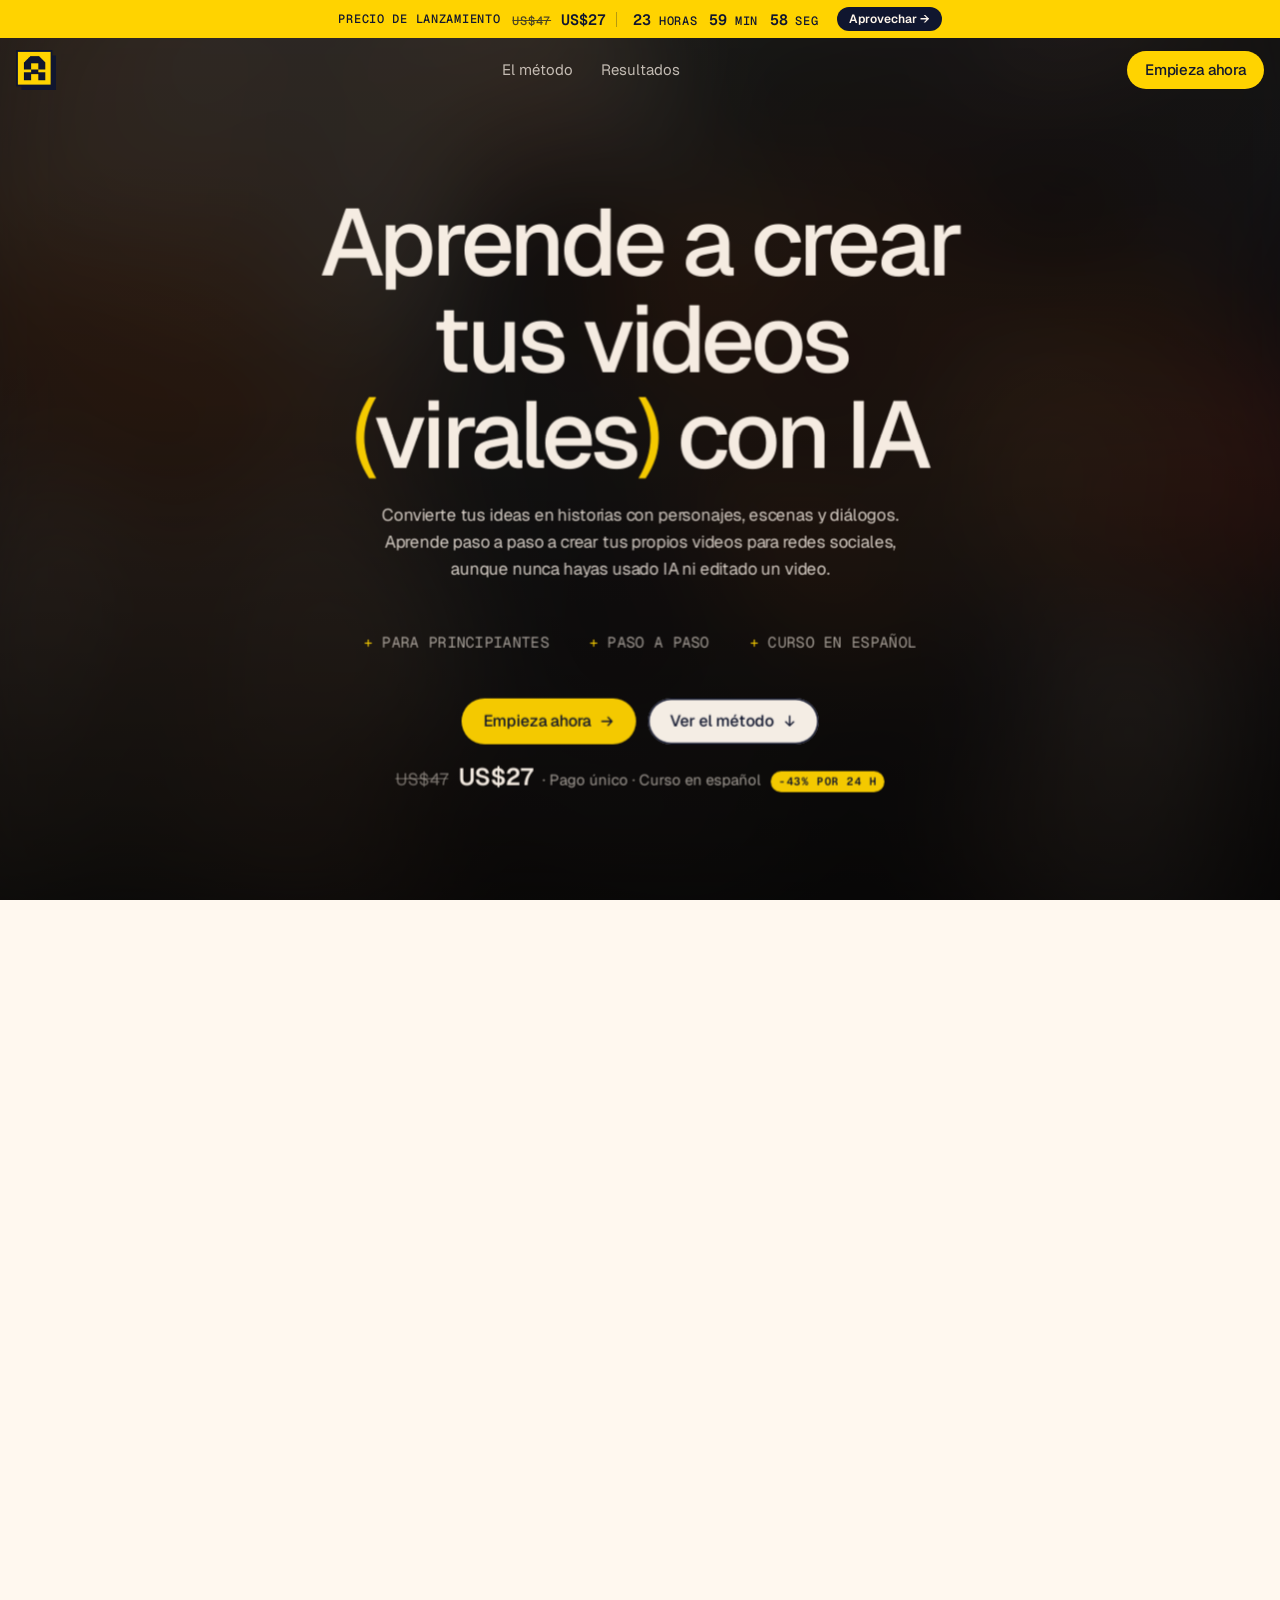
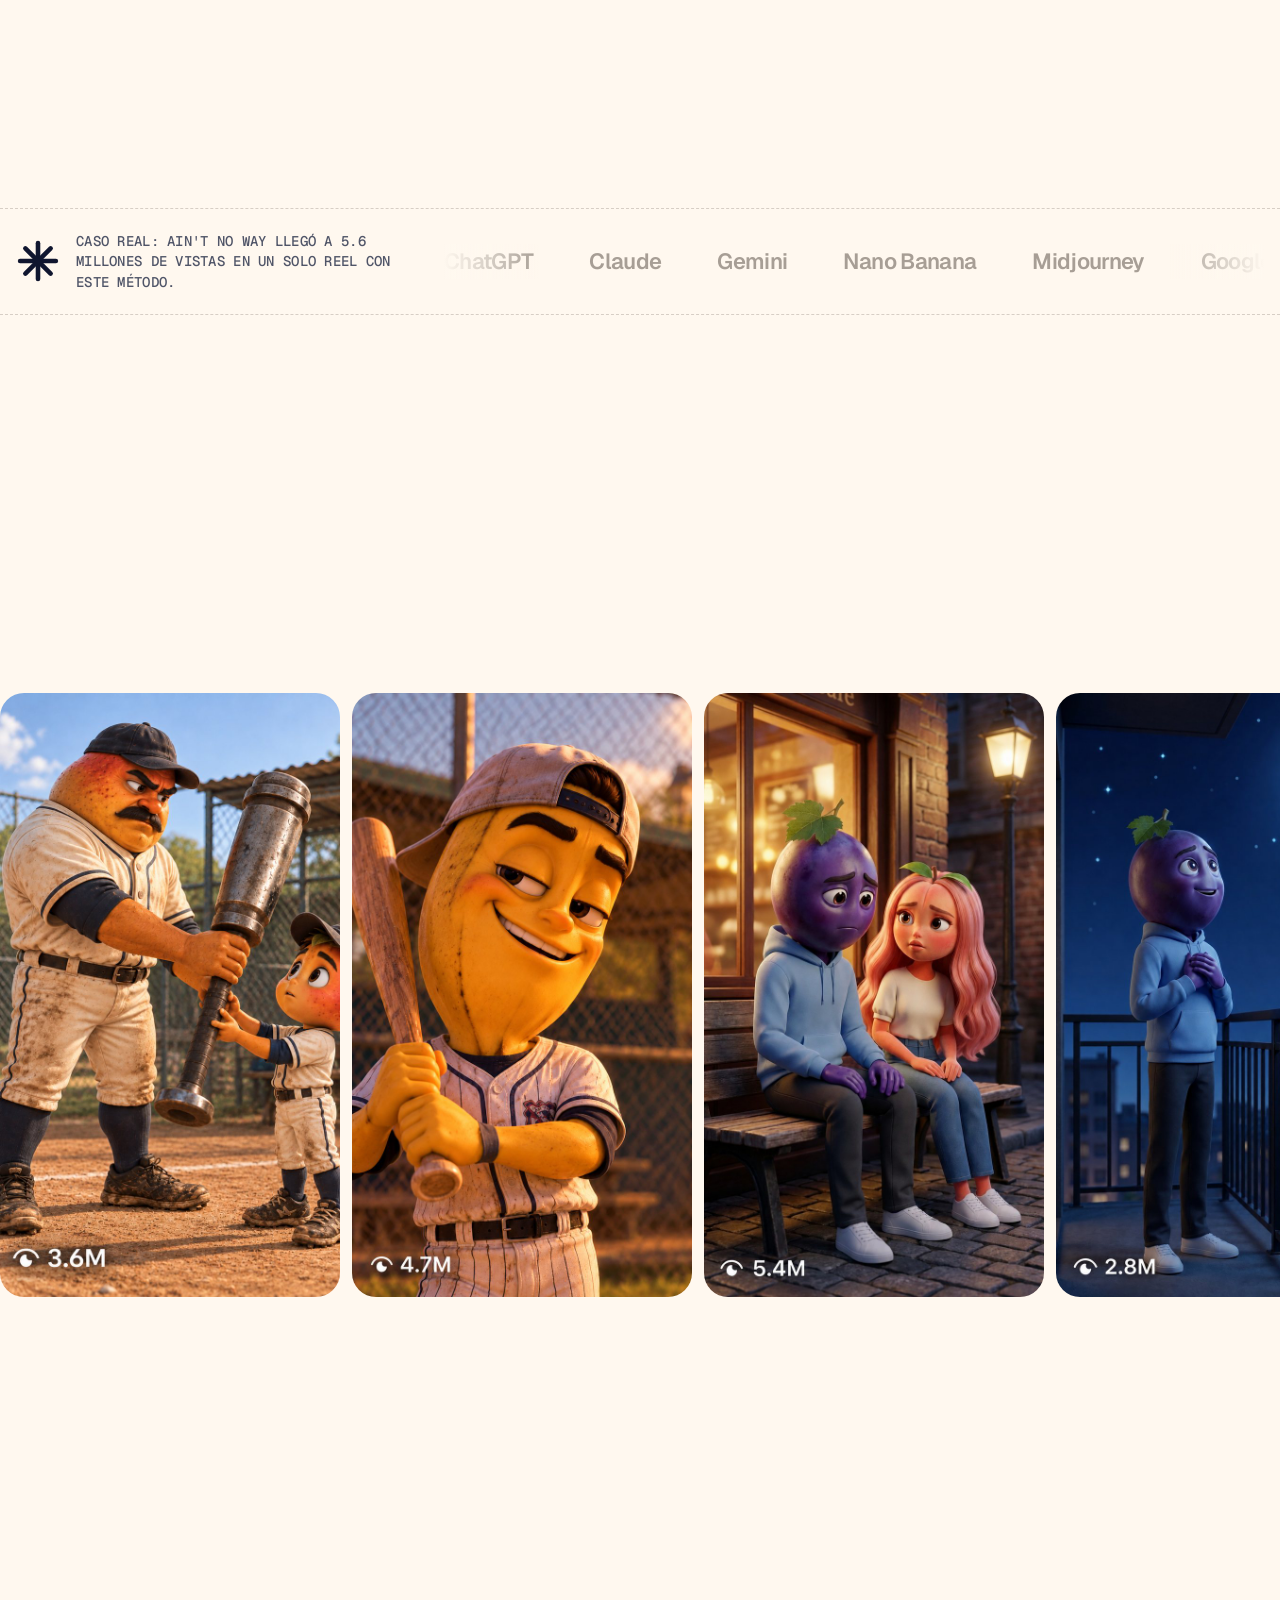
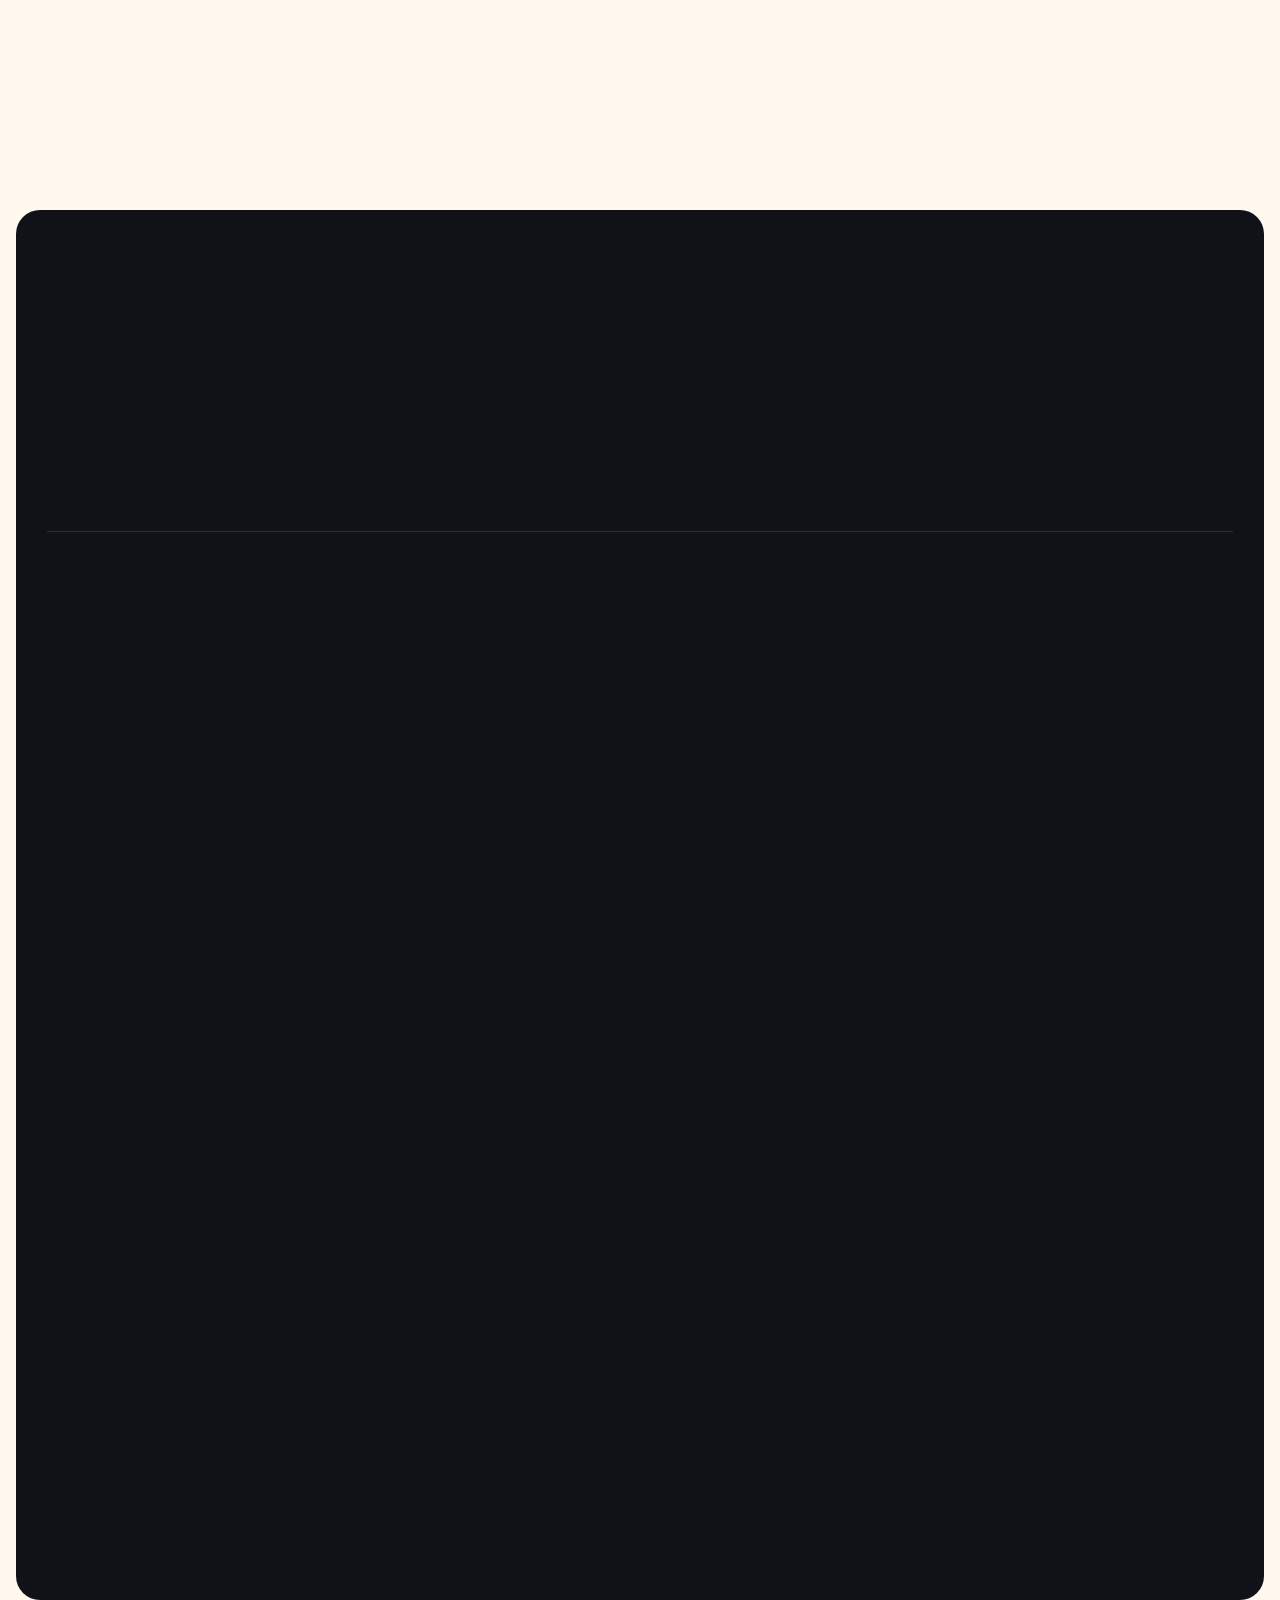
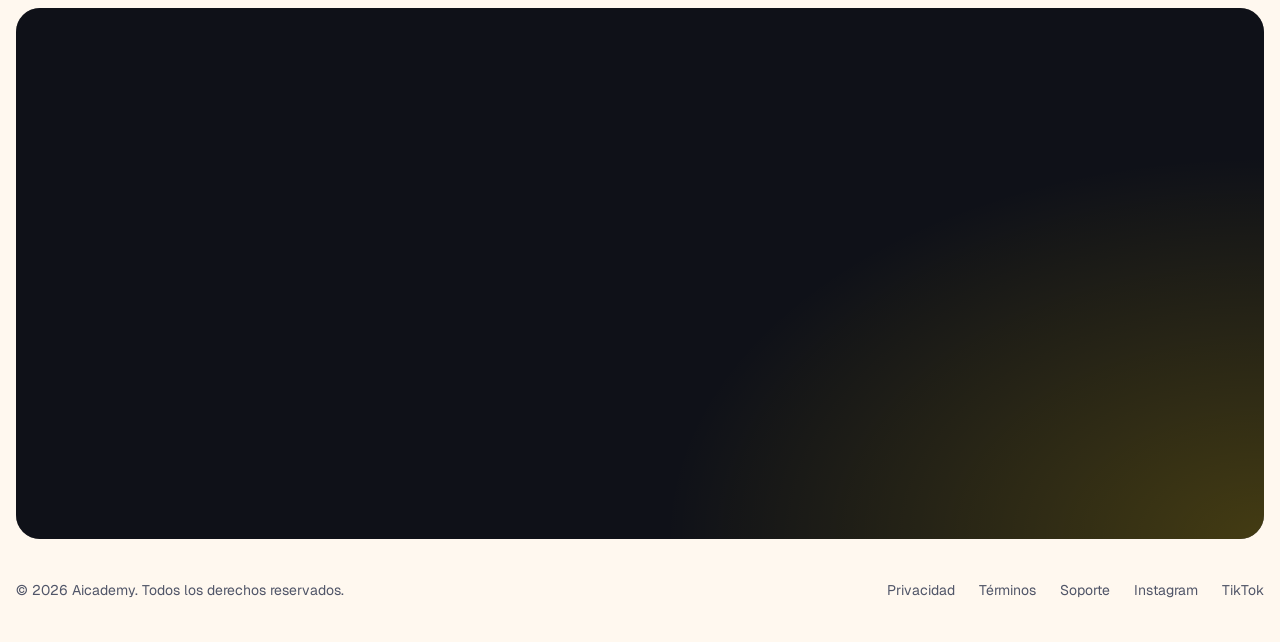
<file: index.html>
<!DOCTYPE html>
<html lang="es">
<head>
<meta charset="UTF-8" />
<meta name="viewport" content="width=device-width, initial-scale=1, viewport-fit=cover" />
<title>Aicademy</title>
<meta name="description" content="Aprende a crear videos virales con IA: historia, personajes, escenas, movimiento y edición, paso a paso y en español. US$27, pago único." />
<meta property="og:type" content="website" />
<meta property="og:site_name" content="Aicademy" />
<meta property="og:locale" content="es_LA" />
<meta property="og:url" content="https://aicademy.lat/" />
<meta property="og:title" content="Aprende a crear tus videos virales con IA · Aicademy" />
<meta property="og:description" content="Historia, personajes, escenas, movimiento y edición: aprende a crear videos con IA paso a paso y en español." />
<meta property="og:image" content="https://aicademy.lat/assets/og-image.jpg" />
<meta property="og:image:width" content="1200" />
<meta property="og:image:height" content="630" />
<meta name="twitter:card" content="summary_large_image" />
<link rel="icon" href="assets/favicon.png" type="image/png" />
<link rel="apple-touch-icon" href="assets/apple-touch-icon.png" />
<link rel="preconnect" href="https://fonts.googleapis.com" />
<link rel="preconnect" href="https://fonts.gstatic.com" crossorigin />
<link rel="stylesheet" href="https://fonts.googleapis.com/css2?family=Geist:wght@400;500;600&family=Geist+Mono:wght@500&display=swap" />
<script>
  /* ============ AJUSTES ============ */
  window.ANW = {
    // Checkout de Whop. false = "Empieza ahora" lleva a whop.com/checkout/<plan>.
    // true = el pago se abre en una ventana dentro de la página (checkout integrado de Whop).
    checkoutEmbed: false,
    // Plan de Whop que cobran todos los botones (US$27).
    whopPlanOferta: "plan_IjlD4sFk3o0Gs",
    // Respaldo: solo se usa si whopPlanOferta está vacío.
    whopPlanRegular: "",
    // Contador de la barra de oferta: horas por visitante desde su primera visita (no se reinicia al recargar).
    // Al llegar a cero solo se oculta el contador; el precio sigue igual. 0 = sin contador.
    offerHours: 24,
    // Precios que se muestran (USD): priceRegular aparece tachado junto a priceOffer.
    priceRegular: 47,
    priceOffer: 27,
    // Opcional: fecha fija de cierre para todos, ej. "2026-11-15T23:59:00-04:00". Si se llena, reemplaza offerHours.
    offerEnd: "",
  };
  if (typeof window.LEADS_API_BASE === "undefined") window.LEADS_API_BASE = "";
</script>
<link rel="stylesheet" href="styles.css" />
</head>
<body>
<script>document.documentElement.classList.add("js");</script>

<!-- ===== Top bar ===== -->
<div class="offer-bar" id="offer-bar" hidden>
  <span class="offer-long">Precio de lanzamiento</span><span class="offer-short">Lanzamiento</span>
  <span class="offer-price" data-price="compact"></span>
  <span class="offer-time" aria-live="off"><span class="offer-days"><b data-u="d">00</b> Días </span><b data-u="h">00</b> Horas <b data-u="m">00</b> Min <b data-u="s">00</b> Seg</span>
  <button class="offer-cta" type="button" data-acceso>Aprovechar <span aria-hidden="true">→</span></button>
</div>
<header class="topbar wrap" id="topbar">
  <div class="container topbar-inner">
    <a class="brand" href="#inicio" aria-label="Aicademy, inicio"><img src="assets/aicademy-logo.png" alt="" /></a>
    <nav class="nav" aria-label="Secciones">
      <a href="#metodo">El método</a>
      <a href="#numeros">Resultados</a>
    </nav>
    <div class="topbar-cta">
      <button class="btn btn-ember" type="button" data-acceso>Empieza ahora</button>
    </div>
  </div>
</header>

<main>
  <!-- ===== Hero ===== -->
  <div class="hero-shell" id="inicio">
    <section class="hero container" aria-labelledby="hero-title">
      <div class="hero-bg" id="hero-bg" aria-hidden="true"></div>
      <div class="hero-copy">
      <div class="hero-top">
        <h1 id="hero-title" class="reveal">Aprende a crear tus videos <span class="paren">(</span>virales<span class="paren">)</span> con IA</h1>
        <p class="hero-sub reveal">Convierte tus ideas en historias con personajes, escenas y diálogos. Aprende paso a paso a crear tus propios videos para redes sociales, aunque nunca hayas usado IA ni editado un video.</p>
      </div>
      <div class="hero-bottom">
        <div class="hero-meta reveal">
          <span>Para principiantes</span>
          <span>Paso a paso</span>
          <span>Curso en español</span>
        </div>
        <div class="hero-pitch reveal">
          <div class="hero-actions">
            <button class="btn btn-ember" type="button" data-acceso>Empieza ahora
              <svg viewBox="0 0 14 16" aria-hidden="true"><path d="M1 8h11M8 3.5 12.5 8 8 12.5" fill="none" stroke="currentColor" stroke-width="1.6" stroke-linecap="round" stroke-linejoin="round"/></svg>
            </button>
            <a class="btn btn-light" href="#metodo">Ver el método
              <svg viewBox="0 0 14 16" aria-hidden="true"><path d="M7 2v11M2.5 8.5 7 13l4.5-4.5" fill="none" stroke="currentColor" stroke-width="1.6" stroke-linecap="round" stroke-linejoin="round"/></svg>
            </a>
          </div>
          <p class="price-line" data-price="full"></p>
        </div>
      </div>
      </div>

      <div class="hero-reels">
      <!-- Video del hero. Para sumar más: copia el .reel-card con su video y poster; con 2 o más vuelve el carrusel. -->
      <div class="reels reveal" id="reels" tabindex="0" role="region" aria-label="Video creado con este método">
        <div class="reel-card" data-poster="assets/reel-bate.jpg" aria-label="Bate de 100 kg">
          <video src="assets/reel-bate.mp4" poster="assets/reel-bate.jpg" muted loop playsinline preload="auto"></video>
        </div>
        <div class="reels-ui">
          <span class="reel-hint">Toca o desliza</span>
          <button class="reel-sound" type="button" id="reel-sound" aria-label="Activar sonido" aria-pressed="false">
            <svg viewBox="0 0 24 24" aria-hidden="true"><path d="M4 9v6h4l5 4V5L8 9H4z" fill="currentColor"/><path class="snd-off" d="M16 9l5 6M21 9l-5 6" fill="none" stroke="currentColor" stroke-width="2" stroke-linecap="round"/><path class="snd-on" d="M16 8.5a5 5 0 0 1 0 7M18.5 6a8.5 8.5 0 0 1 0 12" fill="none" stroke="currentColor" stroke-width="2" stroke-linecap="round" style="display:none"/></svg>
          </button>
          <div class="reel-dots" id="reel-dots"></div>
        </div>
      </div>
      </div>
    </section>
  </div>

  <!-- ===== Tool strip ===== -->
  <div class="strip wrap" aria-label="Herramientas del curso">
    <div class="strip-claim">
      <svg viewBox="0 0 48 48" aria-hidden="true"><g fill="currentColor"><rect x="21.5" y="2" width="5" height="44" rx="2.5"/><rect x="21.5" y="2" width="5" height="44" rx="2.5" transform="rotate(45 24 24)"/><rect x="21.5" y="2" width="5" height="44" rx="2.5" transform="rotate(90 24 24)"/><rect x="21.5" y="2" width="5" height="44" rx="2.5" transform="rotate(135 24 24)"/></g></svg>
      <p>Caso real: Ain't No Way llegó a 5.6 millones de vistas en un solo reel con este método.</p>
    </div>
    <div class="marquee" aria-hidden="true" title="Herramientas que usarás">
      <div class="marquee-track">
        <span>ChatGPT</span><span>Claude</span><span>Gemini</span><span>Nano Banana</span><span>Midjourney</span><span>Google Flow</span><span>Higgsfield</span><span>Veo</span><span>Kling</span><span>Seedance</span><span>CapCut</span><span>ElevenLabs</span><span>Canva</span><span>TikTok</span><span>Instagram</span><span>Facebook</span>
        <span>ChatGPT</span><span>Claude</span><span>Gemini</span><span>Nano Banana</span><span>Midjourney</span><span>Google Flow</span><span>Higgsfield</span><span>Veo</span><span>Kling</span><span>Seedance</span><span>CapCut</span><span>ElevenLabs</span><span>Canva</span><span>TikTok</span><span>Instagram</span><span>Facebook</span>
      </div>
    </div>
  </div>

  <!-- ===== Who we are + gallery ===== -->
  <section class="section" id="personajes" aria-labelledby="who-title">
    <div class="wrap">
      <div class="container section-head">
        <div class="lead reveal">
          <span class="chip"><svg viewBox="0 0 20 20" aria-hidden="true"><rect x="2.5" y="2.5" width="15" height="15" rx="1.5" fill="#ffd300" stroke="#10162f" stroke-width="1.4"/><path d="M10 6.5v7M6.5 10h7" stroke="#10162f" stroke-width="1.5" stroke-linecap="round"/></svg>Resultados</span>
          <h2 id="who-title">Personajes creados con IA que ya suman millones de <em>vistas</em>.</h2>
        </div>
      </div>
    </div>
    <div class="gallery">
      <div class="gallery-track" id="gallery-track">
        <figure class="card" data-img="assets/personaje-1.jpg" role="img" aria-label="Personaje 1"></figure>
        <figure class="card" data-img="assets/personaje-2.jpg" role="img" aria-label="Personaje 2"></figure>
        <figure class="card" data-img="assets/personaje-3.jpg" role="img" aria-label="Personaje 3"></figure>
        <figure class="card" data-img="assets/personaje-4.jpg" role="img" aria-label="Personaje 4"></figure>
        <figure class="card" data-img="assets/personaje-5.jpg" role="img" aria-label="Personaje 5"></figure>
      </div>
    </div>
  </section>

  <!-- ===== Numbers ===== -->
  <section class="section wrap" id="numeros" aria-labelledby="num-title">
    <div class="container">
      <span class="chip reveal" id="num-title"><svg viewBox="0 0 20 20" aria-hidden="true"><rect x="2.5" y="2.5" width="15" height="15" rx="1.5" fill="#ffd300" stroke="#10162f" stroke-width="1.4"/><path d="M10 6.5v7M6.5 10h7" stroke="#10162f" stroke-width="1.5" stroke-linecap="round"/></svg>Caso de estudio · Ain't No Way</span>
      <div class="case-intro reveal">
        <p>Una cuenta de personajes creada con este método.</p>
        <a href="https://www.instagram.com/aint_no_way_23/" target="_blank" rel="noopener">Ver Ain't No Way en Instagram <span aria-hidden="true">→</span></a>
      </div>
      <div class="numbers-grid">
        <div class="stat reveal">
          <div class="stat-value"><span data-count="5.6" data-decimals="1">5.6</span><span class="unit">M</span></div>
          <hr class="stat-rule" />
          <h3>Vistas en un solo reel</h3>
        </div>
        <div class="stat reveal">
          <div class="stat-value"><span data-count="51.3" data-decimals="1">51.3</span><span class="unit">K</span></div>
          <hr class="stat-rule" />
          <h3>Seguidores en Instagram</h3>
        </div>
        <div class="stat reveal">
          <div class="stat-value"><span data-count="50" data-decimals="0">50</span><span class="unit">+</span></div>
          <hr class="stat-rule" />
          <h3>Reels con más de 100 mil vistas</h3>
        </div>
        <div class="stat reveal">
          <div class="stat-value"><span data-count="20" data-decimals="0">20</span><span class="unit">+</span></div>
          <hr class="stat-rule" />
          <h3>Personajes creados</h3>
        </div>
      </div>
    </div>
  </section>

  <!-- ===== Method ===== -->
  <div class="method-shell wrap" id="metodo">
    <section class="method container" aria-labelledby="method-title">
      <div class="method-head">
        <div class="reveal">
          <span class="chip"><svg viewBox="0 0 20 20" aria-hidden="true"><rect x="2.5" y="2.5" width="15" height="15" rx="1.5" fill="#ffd300" stroke="#10162f" stroke-width="1.4"/><path d="M10 6.5v7M6.5 10h7" stroke="#10162f" stroke-width="1.5" stroke-linecap="round"/></svg>El método</span>
          <h2 class="method-title" id="method-title">
            <span class="line">De una idea a tu</span>
            <span class="line">primera novela con IA</span>
          </h2>
        </div>
        <p class="method-intro reveal">Seis etapas, en orden. Al terminar tendrás un video completo, listo para publicar.</p>
      </div>

      <!-- Pon la imagen de cada etapa en data-img (600 × 480), ej. data-img="assets/paso-escenas.jpg" -->
      <div class="method-list">
        <div class="m-row reveal" tabindex="0">
          <div class="m-name">
            <span class="m-icon" aria-hidden="true"><svg viewBox="0 0 24 24"><path d="M12 3v18M3 12h18" fill="none" stroke="currentColor" stroke-width="2.4" stroke-linecap="square"/></svg></span>
            <h3>Historia</h3><span class="m-index">[01]</span>
          </div>
          <div class="m-card">
            <div class="m-img" data-img="assets/paso-historia.jpg"></div>
            <div class="m-label"><svg viewBox="0 0 20 20" aria-hidden="true"><path d="M10 4.2v11.6M4.2 10h11.6" fill="none" stroke="currentColor" stroke-width="1.4" stroke-linecap="square"/></svg>Escribe tu historia</div>
            <p>Define la idea, el conflicto y el desenlace, y desarrolla tus escenas.</p>
            <div class="m-tools"><span>ChatGPT</span><span>Claude</span><span>Gemini</span></div>
          </div>
        </div>
        <div class="m-row reveal" tabindex="0">
          <div class="m-name">
            <span class="m-icon" aria-hidden="true"><svg viewBox="0 0 24 24"><path d="M12 3v18M3 12h18" fill="none" stroke="currentColor" stroke-width="2.4" stroke-linecap="square"/></svg></span>
            <h3>Personajes</h3><span class="m-index">[02]</span>
          </div>
          <div class="m-card">
            <div class="m-img" data-img="assets/paso-diseno.jpg"></div>
            <div class="m-label"><svg viewBox="0 0 20 20" aria-hidden="true"><path d="M10 4.2v11.6M4.2 10h11.6" fill="none" stroke="currentColor" stroke-width="1.4" stroke-linecap="square"/></svg>Crea tus personajes</div>
            <p>Diseña tus personajes y prepara imágenes de referencia para que mantengan su apariencia en cada escena.</p>
            <div class="m-tools"><span>Nano Banana</span><span>Midjourney</span></div>
          </div>
        </div>
        <div class="m-row reveal" tabindex="0">
          <div class="m-name">
            <span class="m-icon" aria-hidden="true"><svg viewBox="0 0 24 24"><path d="M12 3v18M3 12h18" fill="none" stroke="currentColor" stroke-width="2.4" stroke-linecap="square"/></svg></span>
            <h3>Escenas</h3><span class="m-index">[03]</span>
          </div>
          <div class="m-card">
            <div class="m-img" data-img="assets/paso-escenas.jpg"></div>
            <div class="m-label"><svg viewBox="0 0 20 20" aria-hidden="true"><path d="M10 4.2v11.6M4.2 10h11.6" fill="none" stroke="currentColor" stroke-width="1.4" stroke-linecap="square"/></svg>Construye las escenas</div>
            <p>Transforma el guion en un storyboard, escena por escena.</p>
            <div class="m-tools"><span>Google Flow</span><span>Higgsfield</span></div>
          </div>
        </div>
        <div class="m-row reveal" tabindex="0">
          <div class="m-name">
            <span class="m-icon" aria-hidden="true"><svg viewBox="0 0 24 24"><path d="M12 3v18M3 12h18" fill="none" stroke="currentColor" stroke-width="2.4" stroke-linecap="square"/></svg></span>
            <h3>Movimiento</h3><span class="m-index">[04]</span>
          </div>
          <div class="m-card">
            <div class="m-img" data-img="assets/paso-movimiento.jpg"></div>
            <div class="m-label"><svg viewBox="0 0 20 20" aria-hidden="true"><path d="M10 4.2v11.6M4.2 10h11.6" fill="none" stroke="currentColor" stroke-width="1.4" stroke-linecap="square"/></svg>Dales movimiento</div>
            <p>Genera clips con acciones, diálogos y emociones.</p>
            <div class="m-tools"><span>Veo</span><span>Kling</span><span>Seedance</span></div>
          </div>
        </div>
        <div class="m-row reveal" tabindex="0">
          <div class="m-name">
            <span class="m-icon" aria-hidden="true"><svg viewBox="0 0 24 24"><path d="M12 3v18M3 12h18" fill="none" stroke="currentColor" stroke-width="2.4" stroke-linecap="square"/></svg></span>
            <h3>Edición</h3><span class="m-index">[05]</span>
          </div>
          <div class="m-card">
            <div class="m-img" data-img="assets/paso-edicion.jpg"></div>
            <div class="m-label"><svg viewBox="0 0 20 20" aria-hidden="true"><path d="M10 4.2v11.6M4.2 10h11.6" fill="none" stroke="currentColor" stroke-width="1.4" stroke-linecap="square"/></svg>Arma tu video</div>
            <p>Une las escenas, ajusta el ritmo, el sonido y los subtítulos.</p>
            <div class="m-tools"><span>CapCut</span><span>ElevenLabs</span></div>
          </div>
        </div>
        <div class="m-row reveal" tabindex="0">
          <div class="m-name">
            <span class="m-icon" aria-hidden="true"><svg viewBox="0 0 24 24"><path d="M12 3v18M3 12h18" fill="none" stroke="currentColor" stroke-width="2.4" stroke-linecap="square"/></svg></span>
            <h3>Publicación</h3><span class="m-index">[06]</span>
          </div>
          <div class="m-card">
            <div class="m-img" data-img="assets/paso-publicacion.jpg"></div>
            <div class="m-label"><svg viewBox="0 0 20 20" aria-hidden="true"><path d="M10 4.2v11.6M4.2 10h11.6" fill="none" stroke="currentColor" stroke-width="1.4" stroke-linecap="square"/></svg>Prepáralo para publicar</div>
            <p>Crea la portada y deja el video listo para TikTok, Instagram y Facebook.</p>
            <div class="m-tools"><span>Canva</span><span>TikTok</span><span>Instagram</span><span>Facebook</span></div>
          </div>
        </div>
      </div>
    </section>
  </div>

  <!-- ===== Final CTA ===== -->
  <div class="cta-shell wrap" id="contacto">
    <section class="cta container" aria-labelledby="cta-title">
      <div class="cta-media" data-img="" aria-hidden="true"></div>
      <div class="reveal">
        <img class="cta-lockup" src="assets/aicademy-lockup-light.png" width="792" height="160" alt="Aicademy" />
        <h2 id="cta-title">Tu primer video viral empieza aquí.</h2>
      </div>
      <div class="reveal">
        <p>No necesitas experiencia. Solo el proceso correcto, paso a paso y en español.</p>
        <div class="hero-actions">
          <button class="btn btn-ember" type="button" data-acceso>Empieza ahora
            <svg viewBox="0 0 14 16" aria-hidden="true"><path d="M1 8h11M8 3.5 12.5 8 8 12.5" fill="none" stroke="currentColor" stroke-width="1.6" stroke-linecap="round" stroke-linejoin="round"/></svg>
          </button>
          <a class="btn btn-light" href="https://www.instagram.com/aint_no_way_23/" target="_blank" rel="noopener">Síguenos en Instagram</a>
        </div>
        <p class="price-line" data-price="full"></p>
      </div>
    </section>
  </div>
</main>

<footer class="footer wrap">
  <span>© 2026 Aicademy. Todos los derechos reservados.</span>
  <nav aria-label="Información legal y redes">
    <a href="privacidad.html">Privacidad</a>
    <a href="terminos.html">Términos</a>
    <a href="https://ig.me/m/aint_no_way_23" target="_blank" rel="noopener">Soporte</a>
    <a href="https://www.instagram.com/aint_no_way_23/" target="_blank" rel="noopener">Instagram</a>
    <a href="https://www.tiktok.com/@aintnoway_23_" target="_blank" rel="noopener">TikTok</a>
  </nav>
</footer>

<!-- ===== Waitlist modal (used while whopUrl is empty) ===== -->
<div class="modal" id="modal" hidden role="presentation">
  <div class="modal-card" role="dialog" aria-modal="true" aria-labelledby="modal-title">
    <button class="modal-close" type="button" aria-label="Cerrar" data-close>×</button>
    <h3 id="modal-title">Acceso</h3>
    <p>Déjanos tus datos y te avisamos por correo en cuanto abra el curso.</p>
    <form id="lead-form" novalidate>
      <p class="form-error" id="form-error" role="alert" hidden></p>
      <div class="field"><label for="lead-nombre">Nombre</label><input id="lead-nombre" name="nombre" autocomplete="name" required /></div>
      <div class="field"><label for="lead-email">Correo electrónico</label><input id="lead-email" name="email" type="email" autocomplete="email" required /></div>
      <button class="btn btn-ember" type="submit" id="lead-submit">Avisarme</button>
    </form>
  </div>
</div>
<!-- ===== Whop checkout ===== -->
<div class="modal" id="checkout" hidden role="presentation">
  <div class="modal-card checkout-card" role="dialog" aria-modal="true" aria-label="Pago del curso">
    <button class="modal-close" type="button" aria-label="Cerrar" data-close>×</button>
    <div class="whop-mount" id="whop-mount"><p class="checkout-loading">Cargando el pago seguro…</p></div>
  </div>
</div>
<div class="toast" id="toast" hidden role="status"><span id="toast-text"></span><button type="button" aria-label="Cerrar aviso" data-toast-close>×</button></div>

<script src="main.js"></script>
</body>
</html>
</file>
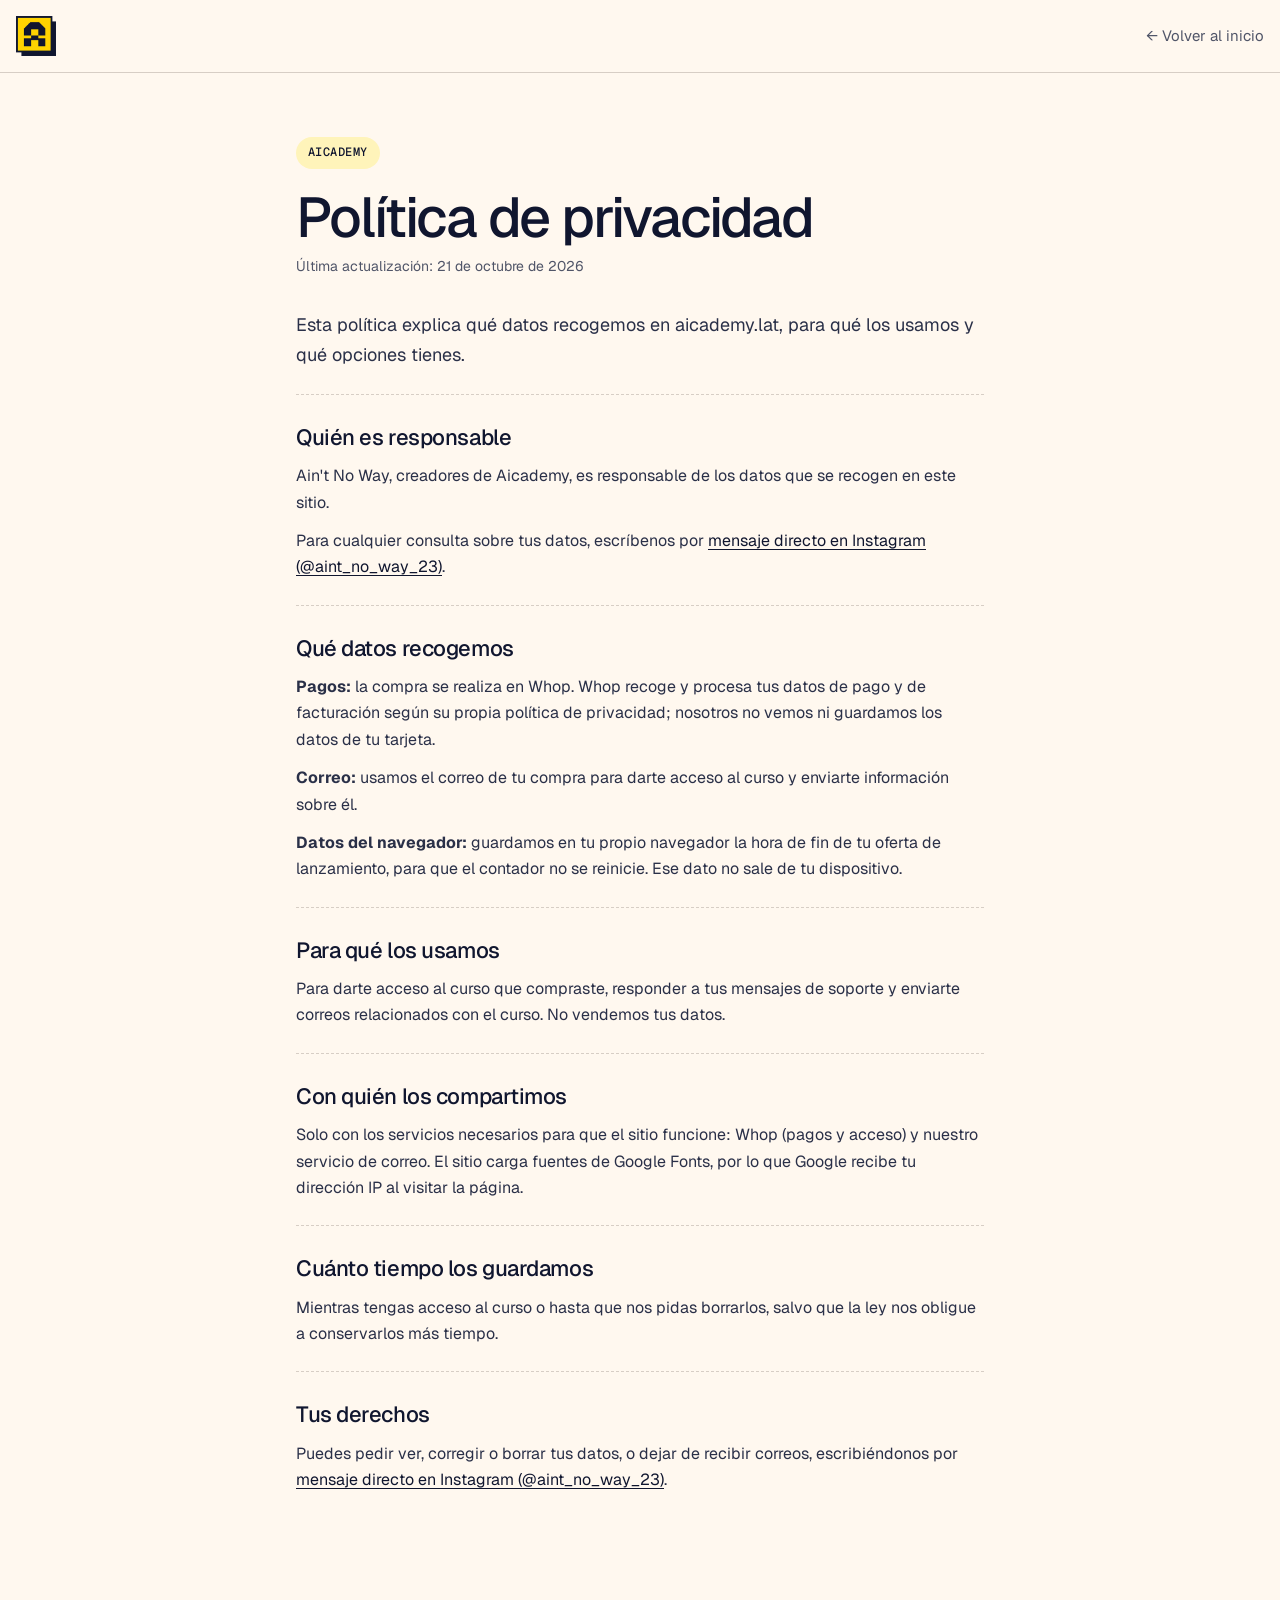
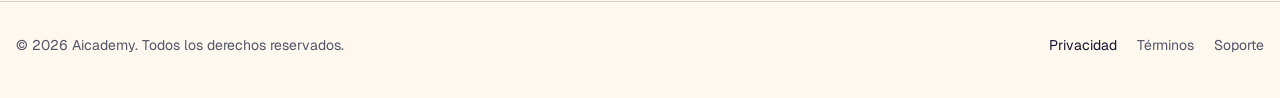
<file: privacidad.html>
<!DOCTYPE html>
<html lang="es">
<head>
<meta charset="UTF-8" />
<meta name="viewport" content="width=device-width, initial-scale=1, viewport-fit=cover" />
<title>Política de privacidad · Aicademy</title>
<link rel="icon" href="assets/favicon.png" type="image/png" />
<link rel="stylesheet" href="https://fonts.googleapis.com/css2?family=Geist:wght@400;500;600&family=Geist+Mono:wght@500&display=swap" />
<style>
:root { --ink:#10162f; --ink-2:#505568; --line:#d7cec5; --chip:#fff4ba; --ember:#ffd300; --paper:#fff8ef; color-scheme: light; }
* { box-sizing: border-box; }
body { margin:0; background:var(--paper); color:var(--ink); font-family:"Geist",ui-sans-serif,system-ui,-apple-system,"Segoe UI",sans-serif; line-height:1.65; -webkit-font-smoothing:antialiased; }
.wrap { padding-left:max(16px,env(safe-area-inset-left,0px)); padding-right:max(16px,env(safe-area-inset-right,0px)); }
header { display:flex; align-items:center; justify-content:space-between; gap:16px; padding-block:16px; border-bottom:1px solid var(--line); }
header a.brand img { width:40px; height:40px; display:block; object-fit:contain; }
header a.back { color:var(--ink-2); text-decoration:none; font-size:15px; }
header a.back:hover { color:var(--ink); }
main { max-width:720px; margin:0 auto; padding-block:64px 96px; }
.chip { display:inline-block; padding:8px 12px; border-radius:999px; background:var(--chip); font:500 12px/1.3 "Geist Mono",ui-monospace,monospace; text-transform:uppercase; letter-spacing:.04em; }
h1 { margin:20px 0 8px; font-size:clamp(36px,6vw,56px); line-height:1.05; letter-spacing:-.035em; font-weight:500; text-wrap:balance; }
.updated { color:var(--ink-2); font-size:14px; margin:0 0 32px; }
.intro { font-size:18px; margin:0 0 16px; }
.draft { border:1px dashed var(--ember); border-radius:14px; padding:14px 16px; font-size:14px; color:var(--ink-2); margin:0 0 40px; }
section { border-top:1px dashed var(--line); padding-top:24px; margin-top:24px; }
h2 { font-size:22px; letter-spacing:-.02em; font-weight:500; margin:0 0 8px; }
p { margin:0 0 12px; color:#2a3048; max-width:65ch; }
mark { background:#fff1e9; color:#b33000; padding:0 4px; border-radius:4px; }
a { color:var(--ink); text-underline-offset:3px; }
a:focus-visible { outline:2px solid var(--ink); outline-offset:3px; }
footer { display:flex; flex-wrap:wrap; gap:16px 24px; justify-content:space-between; padding-block:32px 40px; border-top:1px solid var(--line); color:var(--ink-2); font-size:14px; max-width:1440px; margin:0 auto; }
footer nav { display:flex; flex-wrap:wrap; gap:20px; }
footer a { color:var(--ink-2); text-decoration:none; }
footer a:hover, footer a[aria-current] { color:var(--ink); }
</style>
</head>
<body>
<header class="wrap">
  <a class="brand" href="index.html" aria-label="Aicademy, inicio"><img src="assets/aicademy-logo.png" alt="" /></a>
  <a class="back" href="index.html">← Volver al inicio</a>
</header>
<main class="wrap">
  <span class="chip">Aicademy</span>
  <h1>Política de privacidad</h1>
  <p class="updated">Última actualización: 21 de octubre de 2026</p>
  <p class="intro">Esta política explica qué datos recogemos en aicademy.lat, para qué los usamos y qué opciones tienes.</p>
    <section>
      <h2>Quién es responsable</h2>
      <p>Ain't No Way, creadores de Aicademy, es responsable de los datos que se recogen en este sitio.</p>
      <p>Para cualquier consulta sobre tus datos, escríbenos por <a href="https://ig.me/m/aint_no_way_23" target="_blank" rel="noopener">mensaje directo en Instagram (@aint_no_way_23)</a>.</p>
    </section>
    <section>
      <h2>Qué datos recogemos</h2>
      <p><strong>Pagos:</strong> la compra se realiza en Whop. Whop recoge y procesa tus datos de pago y de facturación según su propia política de privacidad; nosotros no vemos ni guardamos los datos de tu tarjeta.</p>
      <p><strong>Correo:</strong> usamos el correo de tu compra para darte acceso al curso y enviarte información sobre él.</p>
      <p><strong>Datos del navegador:</strong> guardamos en tu propio navegador la hora de fin de tu oferta de lanzamiento, para que el contador no se reinicie. Ese dato no sale de tu dispositivo.</p>
    </section>
    <section>
      <h2>Para qué los usamos</h2>
      <p>Para darte acceso al curso que compraste, responder a tus mensajes de soporte y enviarte correos relacionados con el curso. No vendemos tus datos.</p>
    </section>
    <section>
      <h2>Con quién los compartimos</h2>
      <p>Solo con los servicios necesarios para que el sitio funcione: Whop (pagos y acceso) y nuestro servicio de correo. El sitio carga fuentes de Google Fonts, por lo que Google recibe tu dirección IP al visitar la página.</p>
    </section>
    <section>
      <h2>Cuánto tiempo los guardamos</h2>
      <p>Mientras tengas acceso al curso o hasta que nos pidas borrarlos, salvo que la ley nos obligue a conservarlos más tiempo.</p>
    </section>
    <section>
      <h2>Tus derechos</h2>
      <p>Puedes pedir ver, corregir o borrar tus datos, o dejar de recibir correos, escribiéndonos por <a href="https://ig.me/m/aint_no_way_23" target="_blank" rel="noopener">mensaje directo en Instagram (@aint_no_way_23)</a>.</p>
    </section>
</main>
<footer class="wrap">
  <span>© 2026 Aicademy. Todos los derechos reservados.</span>
  <nav aria-label="Información legal">
    <a href="privacidad.html" aria-current="page">Privacidad</a>
    <a href="terminos.html">Términos</a>
    <a href="https://ig.me/m/aint_no_way_23" target="_blank" rel="noopener">Soporte</a>
  </nav>
</footer>
</body>
</html>
</file>
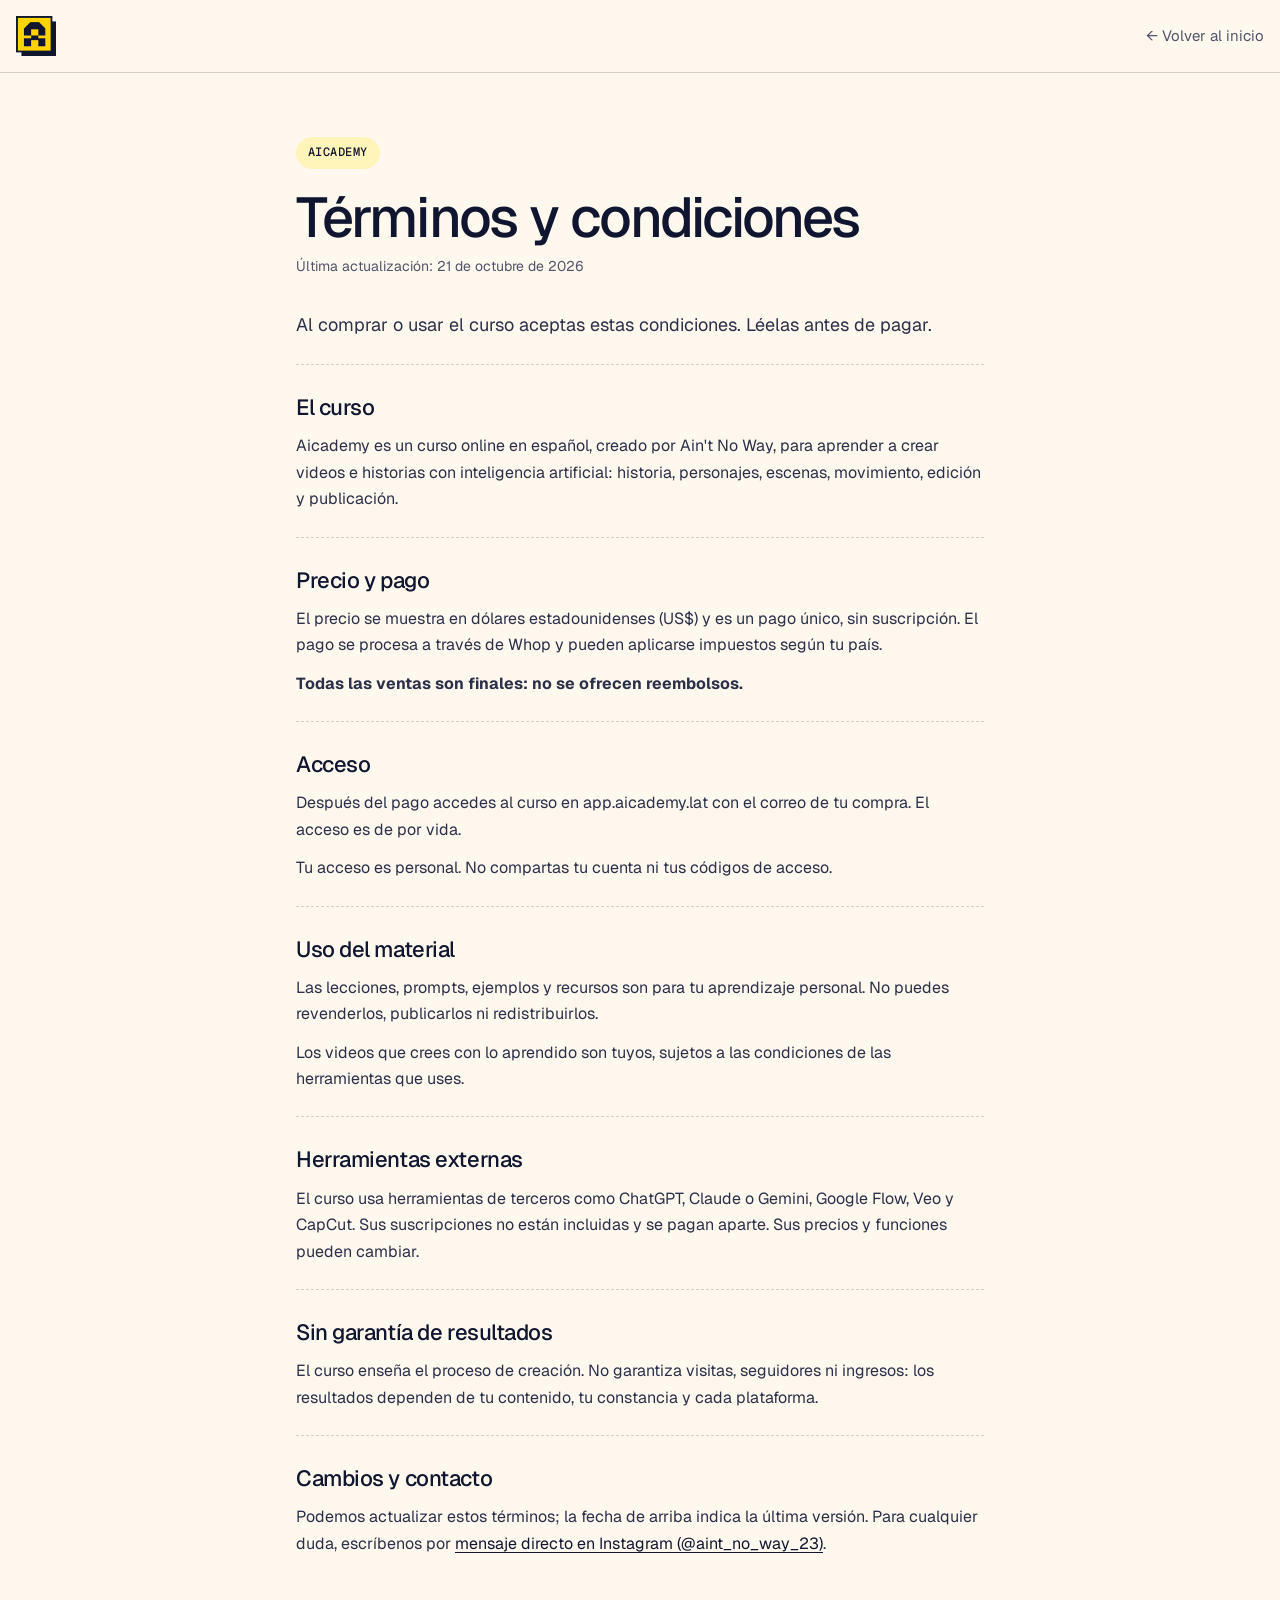
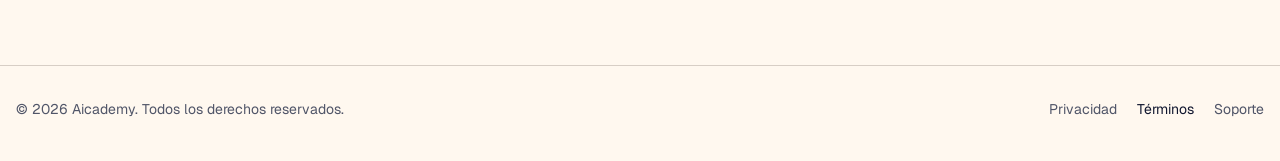
<file: terminos.html>
<!DOCTYPE html>
<html lang="es">
<head>
<meta charset="UTF-8" />
<meta name="viewport" content="width=device-width, initial-scale=1, viewport-fit=cover" />
<title>Términos y condiciones · Aicademy</title>
<link rel="icon" href="assets/favicon.png" type="image/png" />
<link rel="stylesheet" href="https://fonts.googleapis.com/css2?family=Geist:wght@400;500;600&family=Geist+Mono:wght@500&display=swap" />
<style>
:root { --ink:#10162f; --ink-2:#505568; --line:#d7cec5; --chip:#fff4ba; --ember:#ffd300; --paper:#fff8ef; color-scheme: light; }
* { box-sizing: border-box; }
body { margin:0; background:var(--paper); color:var(--ink); font-family:"Geist",ui-sans-serif,system-ui,-apple-system,"Segoe UI",sans-serif; line-height:1.65; -webkit-font-smoothing:antialiased; }
.wrap { padding-left:max(16px,env(safe-area-inset-left,0px)); padding-right:max(16px,env(safe-area-inset-right,0px)); }
header { display:flex; align-items:center; justify-content:space-between; gap:16px; padding-block:16px; border-bottom:1px solid var(--line); }
header a.brand img { width:40px; height:40px; display:block; object-fit:contain; }
header a.back { color:var(--ink-2); text-decoration:none; font-size:15px; }
header a.back:hover { color:var(--ink); }
main { max-width:720px; margin:0 auto; padding-block:64px 96px; }
.chip { display:inline-block; padding:8px 12px; border-radius:999px; background:var(--chip); font:500 12px/1.3 "Geist Mono",ui-monospace,monospace; text-transform:uppercase; letter-spacing:.04em; }
h1 { margin:20px 0 8px; font-size:clamp(36px,6vw,56px); line-height:1.05; letter-spacing:-.035em; font-weight:500; text-wrap:balance; }
.updated { color:var(--ink-2); font-size:14px; margin:0 0 32px; }
.intro { font-size:18px; margin:0 0 16px; }
.draft { border:1px dashed var(--ember); border-radius:14px; padding:14px 16px; font-size:14px; color:var(--ink-2); margin:0 0 40px; }
section { border-top:1px dashed var(--line); padding-top:24px; margin-top:24px; }
h2 { font-size:22px; letter-spacing:-.02em; font-weight:500; margin:0 0 8px; }
p { margin:0 0 12px; color:#2a3048; max-width:65ch; }
mark { background:#fff1e9; color:#b33000; padding:0 4px; border-radius:4px; }
a { color:var(--ink); text-underline-offset:3px; }
a:focus-visible { outline:2px solid var(--ink); outline-offset:3px; }
footer { display:flex; flex-wrap:wrap; gap:16px 24px; justify-content:space-between; padding-block:32px 40px; border-top:1px solid var(--line); color:var(--ink-2); font-size:14px; max-width:1440px; margin:0 auto; }
footer nav { display:flex; flex-wrap:wrap; gap:20px; }
footer a { color:var(--ink-2); text-decoration:none; }
footer a:hover, footer a[aria-current] { color:var(--ink); }
</style>
</head>
<body>
<header class="wrap">
  <a class="brand" href="index.html" aria-label="Aicademy, inicio"><img src="assets/aicademy-logo.png" alt="" /></a>
  <a class="back" href="index.html">← Volver al inicio</a>
</header>
<main class="wrap">
  <span class="chip">Aicademy</span>
  <h1>Términos y condiciones</h1>
  <p class="updated">Última actualización: 21 de octubre de 2026</p>
  <p class="intro">Al comprar o usar el curso aceptas estas condiciones. Léelas antes de pagar.</p>
    <section>
      <h2>El curso</h2>
      <p>Aicademy es un curso online en español, creado por Ain't No Way, para aprender a crear videos e historias con inteligencia artificial: historia, personajes, escenas, movimiento, edición y publicación.</p>
    </section>
    <section>
      <h2>Precio y pago</h2>
      <p>El precio se muestra en dólares estadounidenses (US$) y es un pago único, sin suscripción. El pago se procesa a través de Whop y pueden aplicarse impuestos según tu país.</p>
      <p><strong>Todas las ventas son finales: no se ofrecen reembolsos.</strong></p>
    </section>
    <section>
      <h2>Acceso</h2>
      <p>Después del pago accedes al curso en app.aicademy.lat con el correo de tu compra. El acceso es de por vida.</p>
      <p>Tu acceso es personal. No compartas tu cuenta ni tus códigos de acceso.</p>
    </section>
    <section>
      <h2>Uso del material</h2>
      <p>Las lecciones, prompts, ejemplos y recursos son para tu aprendizaje personal. No puedes revenderlos, publicarlos ni redistribuirlos.</p>
      <p>Los videos que crees con lo aprendido son tuyos, sujetos a las condiciones de las herramientas que uses.</p>
    </section>
    <section>
      <h2>Herramientas externas</h2>
      <p>El curso usa herramientas de terceros como ChatGPT, Claude o Gemini, Google Flow, Veo y CapCut. Sus suscripciones no están incluidas y se pagan aparte. Sus precios y funciones pueden cambiar.</p>
    </section>
    <section>
      <h2>Sin garantía de resultados</h2>
      <p>El curso enseña el proceso de creación. No garantiza visitas, seguidores ni ingresos: los resultados dependen de tu contenido, tu constancia y cada plataforma.</p>
    </section>
    <section>
      <h2>Cambios y contacto</h2>
      <p>Podemos actualizar estos términos; la fecha de arriba indica la última versión. Para cualquier duda, escríbenos por <a href="https://ig.me/m/aint_no_way_23" target="_blank" rel="noopener">mensaje directo en Instagram (@aint_no_way_23)</a>.</p>
    </section>
</main>
<footer class="wrap">
  <span>© 2026 Aicademy. Todos los derechos reservados.</span>
  <nav aria-label="Información legal">
    <a href="privacidad.html">Privacidad</a>
    <a href="terminos.html" aria-current="page">Términos</a>
    <a href="https://ig.me/m/aint_no_way_23" target="_blank" rel="noopener">Soporte</a>
  </nav>
</footer>
</body>
</html>
</file>
<file: styles.css>
/* Layout: one inset rounded hero card, then light editorial sections on a white page */
:root {
  /* Brand palette */
  --ink: #10162f;        /* navy: text, buttons, outlines */
  --ink-2: #505568;      /* gray: secondary text */
  --ink-3: #8b8f9e;
  --paper: #fff8ef;      /* warm off-white: main background (cream #fff0e5 read too orange) */
  --card: #ffffff;       /* white: cards */
  --surface: #fff8ef;    /* warm off-white: secondary surfaces */
  --chip: #fff4ba;       /* soft yellow: tips, highlights */
  --line: #d7cec5;       /* warm gray: borders */
  --ember: #ffd300;      /* yellow: brand accent (fills, accents on dark) */
  --ember-ink: #10162f;  /* text on yellow */
  --ember-hover: #f2c600;
  --focus: #10162f;
  /* Dark sections */
  --night: #101218;
  --night-card: #1b1e27;
  --night-text: #fff6ec;
  --night-text-2: rgba(255,246,236,0.66);
  --night-line: #2a2e3a;
  --font-sans: "Geist", ui-sans-serif, system-ui, -apple-system, "Segoe UI", sans-serif;
  --font-mono: "Geist Mono", ui-monospace, "SFMono-Regular", Menlo, monospace;
  --radius-xl: 24px;
  --radius-pill: 999px;
  --gutter-l: max(16px, env(safe-area-inset-left, 0px));
  --gutter-r: max(16px, env(safe-area-inset-right, 0px));
  color-scheme: light;
}
*, *::before, *::after { box-sizing: border-box; }
html { scroll-behavior: smooth; }
body {
  margin: 0;
  background: var(--paper);
  color: var(--ink);
  font-family: var(--font-sans);
  font-size: 16px;
  line-height: 1.6;
  -webkit-font-smoothing: antialiased;
  overflow-x: hidden;
}
img { max-width: 100%; display: block; }
a { color: inherit; }
h1, h2, h3 { margin: 0; text-wrap: balance; font-weight: 500; }
p { margin: 0; }
:focus-visible { outline: 2px solid var(--focus); outline-offset: 3px; }
.hero, .method, .cta { --focus: var(--ember); }

.wrap { padding-left: var(--gutter-l); padding-right: var(--gutter-r); }
.container { max-width: none; margin: 0 auto; }

/* ---------- Eyebrow chip ---------- */
.chip {
  display: inline-flex; align-items: center; gap: 8px;
  padding: 8px 12px; border-radius: var(--radius-pill);
  background: var(--chip); color: var(--ink);
  font-family: var(--font-mono); font-size: 13px; font-weight: 500;
  letter-spacing: 0.04em; text-transform: uppercase; line-height: 1.3;
}
.chip svg { width: 16px; height: 16px; flex: none; }
.chip.on-dark { background: rgba(255,255,255,0.92); }

/* ---------- Buttons ---------- */
.btn {
  display: inline-flex; align-items: center; gap: 10px;
  padding: 13px 22px; border-radius: var(--radius-pill); border: 0;
  font: 500 16px/1.2 var(--font-sans); letter-spacing: -0.01em;
  text-decoration: none; cursor: pointer;
  transition: transform .25s cubic-bezier(.2,.7,.2,1), box-shadow .25s ease, background-color .25s ease, color .25s ease;
}
.btn:hover { transform: translateY(-2px); }
.btn-ember:hover { box-shadow: 0 10px 24px -10px rgba(255,211,0,.65); }
.btn:active { transform: translateY(0); transition-duration: .08s; }
.btn svg { width: 14px; height: 14px; transition: transform .35s ease; }
.btn:hover svg { transform: translateX(3px); }
.btn-ember { background: var(--ember); color: var(--ember-ink); }
.btn-ember:hover { background: var(--ember-hover); }
.btn-light { background: var(--paper); color: var(--ink); }
.btn-dark { background: var(--ink); color: var(--paper); }
.btn-light { box-shadow: inset 0 0 0 1.5px var(--ink); }

/* ---------- Top bar ---------- */
.topbar {
  position: fixed; top: 0; left: 0; right: 0; z-index: 50;
  padding-top: env(safe-area-inset-top, 0px);
  background: transparent; color: var(--night-text);
  border-bottom: 1px solid transparent;
  transition: background-color .3s, color .3s, border-color .3s, opacity .35s ease, transform .35s ease;
}
.topbar.is-hidden { opacity: 0; transform: translateY(-100%); pointer-events: none; }
/* Offer countdown bar (only while a real end date is set) */
:root { --bar-top: 0px; }
html.has-offer { --bar-top: 38px; }
html.has-offer .topbar { top: var(--bar-top); }
.offer-bar {
  position: fixed; top: 0; left: 0; right: 0; z-index: 60; height: 38px;
  padding-top: env(safe-area-inset-top, 0px); padding-left: var(--gutter-l); padding-right: var(--gutter-r);
  display: flex; align-items: center; justify-content: center; gap: 12px;
  background: var(--ember); color: var(--ink);
  font: 500 12px/1 var(--font-mono); text-transform: uppercase; letter-spacing: 0.06em;
  font-variant-numeric: tabular-nums; white-space: nowrap;
}
.offer-bar[hidden] { display: none; }
.offer-bar { cursor: pointer; transition: background-color .2s; }
.offer-bar:hover { background: var(--ember-hover); }
.offer-price { display: inline-flex; align-items: baseline; gap: 6px; padding-right: 10px; border-right: 1px solid rgba(16,22,47,0.3); }
.offer-price s { opacity: .75; font-size: 12px; }
.offer-price b { font-size: 15px; margin: 0; }
.price-line { margin-top: 14px; display: flex; align-items: baseline; gap: 10px; flex-wrap: wrap; font-size: 15px; color: var(--night-text-2); }
.price-line[hidden] { display: none; }
.price-line s { opacity: .7; font-size: 17px; }
.price-line strong { color: var(--night-text); font-size: 24px; font-weight: 600; letter-spacing: -0.02em; }
.price-line .tag { background: var(--ember); color: var(--ink); font: 600 11px/1 var(--font-mono); text-transform: uppercase; letter-spacing: 0.05em; padding: 5px 8px; border-radius: var(--radius-pill); }
.offer-cta {
  margin-left: 6px; padding: 6px 12px; border: 0; border-radius: var(--radius-pill);
  background: var(--ink); color: var(--night-text); cursor: pointer;
  font: 600 12px/1 var(--font-sans); letter-spacing: 0; text-transform: none;
}
.offer-cta span { display: inline-block; transition: transform .2s; }
.offer-bar:hover .offer-cta span { transform: translateX(3px); }
.offer-bar b { font-size: 15px; font-weight: 600; letter-spacing: 0; margin-left: 4px; }
.offer-short { display: none; }
@media (max-width: 560px) { .offer-long, .offer-short { display: none; } .offer-price { padding-right: 6px; } .offer-bar { gap: 6px; font-size: 10px; letter-spacing: 0.02em; } .offer-bar b { font-size: 13px; } .offer-cta { padding: 5px 10px; font-size: 11px; margin-left: 2px; } }
.topbar.scrolled {
  background: rgba(255,248,239,0.9); color: var(--ink); border-bottom-color: var(--line);
  backdrop-filter: saturate(160%) blur(12px); -webkit-backdrop-filter: saturate(160%) blur(12px);
}
.topbar-inner {
  display: flex; align-items: center; justify-content: space-between; gap: 16px;
  padding-block: 12px;
}
.brand { display: flex; align-items: center; gap: 10px; text-decoration: none; font-weight: 600; letter-spacing: -0.02em; }
.brand img { height: 40px; width: 40px; object-fit: contain; }
.nav { display: flex; gap: 28px; font-size: 15px; }
.nav a { text-decoration: none; opacity: .72; transition: opacity .2s; }
.nav a:hover { opacity: 1; }
.topbar-cta { display: flex; align-items: center; gap: 14px; }
.offer {
  display: none; align-items: center; gap: 8px;
  font-family: var(--font-mono); font-size: 12px; text-transform: uppercase; letter-spacing: 0.04em; opacity: .8;
  font-variant-numeric: tabular-nums;
}
.offer.on { display: inline-flex; }
.offer strong { font-weight: 500; }
.topbar .btn { padding: 10px 18px; font-size: 15px; }

/* ---------- Hero ---------- */
.hero-shell { padding: 0; }
.hero {
  position: relative; overflow: hidden; isolation: isolate;
  border-radius: 0;
  background: var(--night);
  color: var(--night-text);
  padding: calc(var(--bar-top) + 64px + env(safe-area-inset-top, 0px) + clamp(28px, 3vw, 44px)) max(clamp(20px, 2.4vw, 32px), env(safe-area-inset-right, 0px)) clamp(28px, 3vw, 44px) max(clamp(20px, 2.4vw, 32px), env(safe-area-inset-left, 0px));
  min-height: 100svh;
  display: flex; flex-direction: column; justify-content: center;
  max-width: none;
}
.hero-bg { position: absolute; inset: 0; z-index: -2; overflow: hidden; background: var(--night); }
.hero-bg-img {
  position: absolute; inset: -80px; background: center/cover no-repeat;
  filter: blur(64px) saturate(0.8) brightness(0.3);
  opacity: 0; transition: opacity .9s ease;
}
.hero-bg-img.is-active { opacity: 0.75; }
.hero-grid { display: grid; grid-template-columns: minmax(0, 1fr) auto; gap: 40px 64px; align-items: center; }
.hero-copy { min-width: 0; display: flex; flex-direction: column; }

/* Reel stage: 3 phones on wide screens, 1 elsewhere */
.reels {
  --h: clamp(400px, calc(100svh - 190px), 640px); --w: calc(var(--h) * 9 / 16);
  position: relative; height: var(--h); width: var(--w); max-width: 100%;
  touch-action: pan-y; outline: none;
}
.reel-card {
  position: absolute; top: 0; left: 50%; width: var(--w); max-width: 100%; height: 100%;
  transform: translateX(-50%); border-radius: 20px; overflow: hidden; background: var(--night-card);
  box-shadow: 0 30px 80px rgba(0,0,0,0.45), 0 0 0 1px rgba(255,255,255,0.08);
  transition: transform .65s cubic-bezier(.7,0,.2,1), translate .65s cubic-bezier(.7,0,.2,1), opacity .65s ease, filter .65s ease;
  cursor: pointer;
}
.reel-card video, .reel-card img { position: absolute; inset: 0; width: 100%; height: 100%; object-fit: cover; }
.reel-card.is-empty::after {
  content: attr(data-label); position: absolute; inset: 0; display: grid; place-items: center;
  font: 500 11px/1 var(--font-mono); letter-spacing: 0.08em; text-transform: uppercase; color: #6b6f7e;
}
.reel-card[data-pos="0"] { z-index: 3; }
.reel-card:not([data-pos="0"]) { opacity: 0; pointer-events: none; transform: translateX(-50%) scale(.85); }
/* One video: no carousel hint, dots or side spread */
.reels.is-single { width: var(--w) !important; }
.reels.is-single .reel-hint, .reels.is-single .reel-dots { display: none; }
.reels.is-single .reel-card { cursor: default; }
.reels:focus-visible .reel-card[data-pos="0"] { box-shadow: 0 0 0 3px var(--ember); }
.reels-ui { position: absolute; top: 0; bottom: 0; left: 50%; width: var(--w); max-width: 100%; transform: translateX(-50%); z-index: 4; pointer-events: none; }
.reel-hint {
  position: absolute; top: 12px; left: 12px;
  font: 500 11px/1 var(--font-mono); text-transform: uppercase; letter-spacing: 0.06em;
  background: rgba(0,0,0,0.45); color: #fff; padding: 8px 10px; border-radius: var(--radius-pill);
  backdrop-filter: blur(6px); -webkit-backdrop-filter: blur(6px);
}
.reel-sound {
  pointer-events: auto; position: absolute; top: 8px; right: 8px; width: 40px; height: 40px;
  border-radius: 50%; border: 0; background: rgba(0,0,0,0.45); color: #fff; cursor: pointer;
  display: grid; place-items: center; backdrop-filter: blur(6px); -webkit-backdrop-filter: blur(6px);
}
.reel-sound[hidden] { display: none; }
.reel-sound svg { width: 18px; height: 18px; }
.reel-dots { pointer-events: auto; position: absolute; left: 0; right: 0; bottom: 6px; display: flex; justify-content: center; gap: 4px; }
.reel-dots button { width: 36px; height: 24px; padding: 10px 4px; border: 0; background: transparent; cursor: pointer; }
.reel-dots button::before { content: ""; display: block; height: 4px; border-radius: 2px; background: rgba(255,255,255,0.4); transition: background .3s; }
.reel-dots button[aria-current="true"]::before { background: #fff; }
@media (min-width: 1200px) {
  .reels { width: calc(var(--w) * 2.5); }
  /* Side videos wait behind the main one, then slide out once it has arrived (.spread) */
  .reel-card[data-pos="-1"], .reel-card[data-pos="1"] { opacity: 0; filter: brightness(.55) saturate(.8); z-index: 2; transform: translateX(-50%) scale(.84); translate: 0 0; }
  .hero.spread .reel-card[data-pos="-1"], .hero.spread .reel-card[data-pos="1"] { opacity: 1; pointer-events: auto; }
  .hero.spread .reel-card[data-pos="-1"] { translate: calc(var(--w) * -0.78) 0; }
  .hero.spread .reel-card[data-pos="1"] { translate: calc(var(--w) * 0.78) 0; }
  .hero.spread .reel-card[data-pos="-1"]:hover, .hero.spread .reel-card[data-pos="1"]:hover { filter: brightness(.8); }
}
@media (prefers-reduced-motion: reduce) { .reel-card { transition: none; } }
.hero::before {
  content: ""; position: absolute; inset: 0; z-index: -1;
  background: linear-gradient(180deg, rgba(0,0,0,0.05) 0%, rgba(0,0,0,0.15) 45%, rgba(0,0,0,0.6) 100%);
}
.hero-top { max-width: 760px; }
.hero h1 {
  font-size: clamp(42px, 5.6vw, 92px); line-height: 1.02; letter-spacing: -0.045em; font-weight: 500;
}
.hero h1 .paren { color: var(--ember); font-weight: 400; }
.hero-sub { margin-top: 18px; max-width: 500px; font-size: 17px; color: rgba(255,246,236,0.86); letter-spacing: -0.01em; }
.hero-bottom {
  margin-top: clamp(28px, 4vw, 48px);
  display: flex; flex-direction: column; align-items: flex-start; gap: 22px;
}
.hero-meta {
  display: flex; gap: 12px 40px; flex-wrap: wrap;
  font-family: var(--font-mono); font-size: 15px; text-transform: uppercase; letter-spacing: 0.02em; color: var(--night-text-2);
}
.hero-meta span::before { content: "+ "; color: var(--ember); }
.hero-pitch { max-width: 460px; }
.hero-pitch h2 { font-size: clamp(21px, 1.9vw, 28px); line-height: 1.25; letter-spacing: -0.03em; }
.hero-actions { margin-top: 22px; display: flex; flex-wrap: wrap; gap: 12px; }

/* ---------- Hero: centered title, videos rise on scroll ---------- */
.hero { text-align: center; }
.hero-copy { align-items: center; width: 100%; max-width: 1180px; margin: 0 auto; }
.hero-top { max-width: none; }
.hero h1 { font-size: clamp(44px, 7.4vw, 124px); max-width: 13ch; margin: 0 auto; }
.hero-sub { margin-left: auto; margin-right: auto; max-width: 560px; }
.hero-bottom { align-items: center; }
.hero-meta { justify-content: center; }
.hero-pitch { max-width: none; display: flex; flex-direction: column; align-items: center; }
.hero .hero-actions { justify-content: center; }
.hero .price-line { justify-content: center; }
.hero-reels { margin-top: 56px; display: flex; justify-content: center; }
.hero .reels { margin: 0 auto; --h: min(720px, calc(100svh - var(--bar-top) - 150px), calc((100vw - 40px) * 16 / 9)); }
.js .hero-shell { height: 200svh; }
.js .hero { position: sticky; top: 0; height: 100svh; min-height: 0; }
.js .hero-copy { transform: translateY(calc(var(--a, 0) * -16vh)) scale(calc(1 - var(--a, 0) * .06)); opacity: calc(1 - var(--a, 0)); will-change: transform, opacity; }
.js .hero.copy-gone .hero-copy { pointer-events: none; visibility: hidden; }
.js .hero-reels {
  position: absolute; left: 0; right: 0; top: calc(var(--bar-top) + 64px); bottom: 0; margin: 0;
  align-items: center; pointer-events: none;
  transform: translateY(calc((1 - var(--b, 0)) * 88vh)) scale(calc(.9 + var(--b, 0) * .1));
  will-change: transform;
}
.js .hero.reels-in .hero-reels .reels { pointer-events: auto; }
@media (max-width: 560px) {
  .hero h1 { font-size: clamp(36px, 10.6vw, 46px); }
  .hero-sub { font-size: 15.5px; margin-top: 14px; }
  .hero-bottom { margin-top: 22px; gap: 14px; }
  .hero-actions { margin-top: 12px; gap: 10px; }
  .hero .price-line { margin-top: 8px; }
}
@media (max-width: 560px) and (max-height: 740px) {
  .hero h1 { font-size: 34px; }
  .hero-sub { font-size: 14.5px; line-height: 1.5; }
  .hero-meta { display: none; }
  .hero-bottom { margin-top: 18px; }
  .hero-actions .btn { padding: 11px 18px; font-size: 15px; }
}
@media (prefers-reduced-motion: reduce) {
  .js .hero-shell { height: auto; }
  .js .hero { position: relative; height: auto; min-height: 100svh; }
  .js .hero-copy { transform: none; opacity: 1; }
  .js .hero.copy-gone .hero-copy { visibility: visible; pointer-events: auto; }
  .js .hero-reels { position: static; transform: none; margin-top: 48px; }
  .js .hero .reels { pointer-events: auto; }
}

/* ---------- Tool strip ---------- */
.strip {
  margin-top: 8px;
  border-top: 1px dashed var(--line); border-bottom: 1px dashed var(--line);
  display: flex; align-items: center; gap: 48px;
  padding-block: 22px;
}
.strip-claim { display: flex; align-items: center; gap: 16px; flex: 0 0 auto; max-width: 380px; }
.strip-claim svg { width: 44px; height: 44px; flex: none; color: var(--ink); }
.strip-claim p { font-family: var(--font-mono); font-size: 14px; font-weight: 500; text-transform: uppercase; letter-spacing: 0.02em; color: var(--ink-2); line-height: 1.45; }
.marquee { position: relative; flex: 1; min-width: 0; overflow: hidden; }
.marquee::before, .marquee::after { content: ""; position: absolute; top: 0; bottom: 0; width: 96px; z-index: 1; pointer-events: none; }
.marquee::before { left: 0; background: linear-gradient(90deg, var(--paper), rgba(255,248,239,0)); }
.marquee::after { right: 0; background: linear-gradient(270deg, var(--paper), rgba(255,248,239,0)); }
.marquee-track { display: flex; gap: 56px; width: max-content; animation: slide 70s linear infinite; }
.marquee-track span { font-size: 22px; font-weight: 600; letter-spacing: -0.03em; color: #a79e95; white-space: nowrap; }
@keyframes slide { to { transform: translateX(-50%); } }

/* ---------- Section head ---------- */
.section { padding-block: clamp(96px, 11vw, 160px) 0; }
#personajes.section { padding-top: clamp(40px, 4vw, 64px); }
#numeros.section { padding-top: clamp(40px, 4vw, 56px); }
.section-head { display: flex; justify-content: space-between; align-items: flex-end; gap: 32px; flex-wrap: wrap; }
.section-head .lead { max-width: 720px; display: flex; flex-direction: column; align-items: flex-start; }
.section-head h2 { margin-top: 24px; font-size: clamp(36px, 4.6vw, 64px); line-height: 1.02; letter-spacing: -0.035em; }
.section-head h2 em { font-style: normal; color: var(--ink); background: linear-gradient(transparent 58%, var(--ember) 58%, var(--ember) 92%, transparent 92%); padding: 0 .06em; }
.text-link {
  display: inline-flex; align-items: center; gap: 12px;
  font-size: clamp(22px, 2.2vw, 30px); letter-spacing: -0.03em; font-weight: 500;
  text-decoration: underline; text-underline-offset: 6px; text-decoration-thickness: 1.5px;
  transition: color .25s;
}
.text-link:hover { color: var(--ink-2); }
.text-link svg { width: 26px; height: 26px; color: var(--ink); flex: none; }

/* ---------- Character gallery ---------- */
.gallery { margin-top: clamp(56px, 7vw, 120px); overflow: hidden; }
.gallery-track { display: flex; width: max-content; animation: slide 60s linear infinite; }
.card {
  position: relative; flex: none; margin: 0 12px 0 0; width: min(340px, 64vw); aspect-ratio: 9 / 16;
  border-radius: var(--radius-xl); overflow: hidden;
  background: var(--card) center/cover no-repeat;
}

/* ---------- Numbers ---------- */
.numbers-grid {
  margin-top: clamp(32px, 4vw, 56px);
  display: grid; grid-template-columns: repeat(4, minmax(0, 1fr)); gap: 48px;
}
.stat-value {
  font-size: clamp(64px, 6.4vw, 96px); line-height: 1.05; letter-spacing: -0.045em; font-weight: 600;
  font-variant-numeric: tabular-nums; white-space: nowrap;
}
.stat-value .unit { color: var(--ink); background: linear-gradient(transparent 60%, var(--ember) 60%, var(--ember) 90%, transparent 90%); }
.stat-rule { margin: 16px 0 24px; border: 0; border-top: 1px dashed #b8ada2; }
.stat h3 { font-size: 24px; line-height: 1.3; letter-spacing: -0.04em; }
.case-intro { margin-top: 18px; display: flex; flex-wrap: wrap; align-items: baseline; gap: 6px 20px; font-size: 17px; color: var(--ink-2); }
.case-intro a { display: inline-flex; align-items: center; gap: 6px; color: var(--ink); font-weight: 500; white-space: nowrap; text-decoration: none; border-bottom: 1.5px solid var(--ink); padding-bottom: 1px; }
.case-intro a span { transition: transform .2s; }
.case-intro a:hover span { transform: translateX(3px); }
.stat p { margin-top: 8px; color: var(--ink-2); max-width: 34ch; }

/* ---------- Method (dark card, hover list) ---------- */
.method-shell { padding-block: clamp(96px, 11vw, 160px) 0; }
.method {
  position: relative; overflow: hidden;
  border-radius: var(--radius-xl); background: var(--night); color: var(--night-text);
  padding: clamp(48px, 6vw, 80px) clamp(20px, 2.4vw, 32px) clamp(56px, 7vw, 96px);
}
.method-head {
  display: flex; justify-content: space-between; align-items: flex-end; gap: 32px; flex-wrap: wrap;
  padding-bottom: clamp(40px, 5vw, 64px); border-bottom: 1px solid var(--night-line);
}
.method-title { margin-top: 24px; font-size: clamp(38px, 4.6vw, 64px); line-height: 1.05; letter-spacing: -0.035em; }
.method-title .line { display: flex; align-items: center; gap: 12px; flex-wrap: wrap; }
.title-pill {
  display: inline-block; width: 1.25em; height: 0.94em; border-radius: 24px;
  background: var(--night-card) center/cover no-repeat; flex: none;
}
.method-intro { max-width: 380px; color: var(--night-text-2); font-size: 17px; }
.method-list { margin-top: 0; position: relative; }
.m-row:first-child { border-top: 0; }
/* Edge rows: open the hover card downward (first) / upward (last) so it stays inside the section */
.m-row:first-child .m-card { top: 0; translate: 0 0; }
.m-row:last-child .m-card { top: auto; bottom: 0; translate: 0 0; }
.m-row {
  position: relative; display: grid; grid-template-columns: minmax(0, 1fr) 300px; gap: 24px; align-items: center;
  border-top: 1px dashed var(--night-line); outline: none;
}
.m-row:last-child { border-bottom: 1px dashed var(--night-line); }
.m-name {
  display: flex; align-items: flex-start; gap: 12px; padding-block: clamp(24px, 3vw, 36px);
  cursor: default;
}
.m-icon {
  width: 0; height: clamp(48px, 5vw, 80px); flex: none; overflow: hidden; align-self: center;
  border-radius: 16px; background: var(--ember);
  display: grid; place-items: center; transition: width .45s cubic-bezier(.2,.7,.2,1), margin .45s;
}
.m-icon svg { width: 46%; height: 46%; color: var(--ink); flex: none; }
.m-name h3 {
  font-size: clamp(40px, 6.4vw, 96px); line-height: 1.1; letter-spacing: -0.045em; font-weight: 500;
  color: #5e6272; transition: color .35s ease, transform .45s cubic-bezier(.2,.7,.2,1);
}
.m-index { font-family: var(--font-mono); font-size: 18px; color: #5e6272; padding-top: 0.6em; transition: color .35s; }
.m-card {
  max-width: 300px; justify-self: end;
  opacity: 0; transform: translateY(12px) scale(.98); pointer-events: none;
  transition: opacity .35s ease, transform .45s cubic-bezier(.2,.7,.2,1);
  position: absolute; right: clamp(0px, 8vw, 180px); top: 50%; translate: 0 -50%; z-index: 2;
  width: 300px;
}
.m-img { aspect-ratio: 300 / 240; border-radius: var(--radius-xl); background: var(--night-card) center/cover no-repeat; position: relative; }
.m-img.empty::after {
  content: "IMAGEN · 600 × 480"; position: absolute; inset: 0; display: grid; place-items: center;
  font: 500 11px/1 var(--font-mono); letter-spacing: 0.08em; color: #6b6f7e;
}
.m-label { margin-top: 28px; display: flex; align-items: center; gap: 6px; font-family: var(--font-mono); text-transform: uppercase; font-size: 14px; color: var(--night-text-2); }
.m-label svg { width: 18px; height: 18px; color: var(--ember); }
.m-card p { margin-top: 10px; font-size: 18px; line-height: 1.55; color: var(--night-text); }
.m-tools { margin-top: 14px; display: flex; flex-wrap: wrap; gap: 6px; }
.m-tools span { font-family: var(--font-mono); font-size: 12px; text-transform: uppercase; letter-spacing: 0.04em; padding: 5px 9px; border-radius: var(--radius-pill); background: var(--night-card); color: #ddd5cc; }
@media (hover: hover) and (min-width: 901px) {
  .m-row:hover .m-name h3, .m-row:focus-visible .m-name h3 { color: var(--night-text); }
  .m-row:hover .m-index, .m-row:focus-visible .m-index { color: var(--ember); }
  .m-row:hover .m-icon, .m-row:focus-visible .m-icon { width: clamp(48px, 5vw, 80px); }
  .m-row:hover .m-card, .m-row:focus-visible .m-card { opacity: 1; transform: none; }
  .m-row:focus-visible { box-shadow: inset 0 0 0 2px var(--ember); border-radius: 12px; }
}

/* ---------- What's included ---------- */
.section-intro { max-width: 380px; color: var(--ink-2); font-size: 17px; }
.inc-grid { margin-top: clamp(40px, 5vw, 64px); display: grid; grid-template-columns: repeat(4, minmax(0, 1fr)); gap: 12px; }
.inc { background: var(--card); border: 1px solid var(--line); border-radius: var(--radius-xl); padding: 28px; display: flex; flex-direction: column; gap: 10px; min-height: 240px; }
.inc-num { font-family: var(--font-mono); font-size: 13px; color: var(--ink-2); letter-spacing: 0.06em; }
.inc h3 { margin-top: auto; font-size: 24px; line-height: 1.15; letter-spacing: -0.03em; }
.inc p { color: var(--ink-2); }

/* ---------- Before you start + FAQ ---------- */
.faq-layout { display: grid; grid-template-columns: minmax(0, 0.9fr) minmax(0, 1.1fr); gap: 40px clamp(40px, 6vw, 120px); align-items: start; }
.faq-title { margin-top: 24px; font-size: clamp(36px, 4.6vw, 64px); line-height: 1.02; letter-spacing: -0.035em; }
.notes { margin: 32px 0 0; padding: 0; list-style: none; display: flex; flex-direction: column; }
.notes li { padding: 14px 0 14px 28px; border-top: 1px dashed var(--line); position: relative; color: var(--ink-2); }
.notes li::before { content: "+"; position: absolute; left: 4px; color: var(--ink); font-family: var(--font-mono); }
.faq-list details { border-top: 1px dashed var(--line); }
.faq-list details:last-child { border-bottom: 1px dashed var(--line); }
.faq-list summary { list-style: none; cursor: pointer; padding: 22px 44px 22px 0; position: relative; font-size: 20px; font-weight: 500; letter-spacing: -0.02em; }
.faq-list summary::-webkit-details-marker { display: none; }
.faq-list summary::after { content: "+"; position: absolute; right: 8px; top: 50%; transform: translateY(-50%); font: 400 26px/1 var(--font-sans); color: var(--ink); transition: transform .3s; }
.faq-list details[open] summary::after { transform: translateY(-50%) rotate(45deg); }
.faq-list details p { padding: 0 0 22px; color: var(--ink-2); max-width: 60ch; }

/* ---------- Checkout modal ---------- */
.checkout-card { width: min(520px, 100%); max-height: calc(100svh - 40px); overflow-y: auto; padding-top: 56px; }
.checkout-card .whop-mount { min-height: 420px; }
.checkout-loading { color: var(--ink-2); font-size: 15px; text-align: center; padding: 40px 0; }

/* ---------- Final CTA ---------- */
.cta-shell { padding-block: 8px; }
.cta {
  position: relative; overflow: hidden; isolation: isolate;
  border-radius: var(--radius-xl); background: var(--night); color: var(--night-text);
  padding: clamp(56px, 8vw, 120px) clamp(20px, 4vw, 64px);
  display: grid; grid-template-columns: minmax(0, 1.3fr) minmax(0, 1fr); gap: 40px; align-items: end;
}
.cta-media { position: absolute; inset: 0; z-index: -2; background: var(--night) center/cover no-repeat; opacity: 0.55; }
.cta::before {
  content: ""; position: absolute; inset: 0; z-index: -1;
  background: radial-gradient(80% 120% at 100% 100%, rgba(255,211,0,0.22), rgba(255,211,0,0) 60%);
}
.cta-lockup { display: block; height: clamp(40px, 4.4vw, 60px); width: auto; }
.cta h2 { margin-top: 24px; font-size: clamp(44px, 6.4vw, 96px); line-height: 1; letter-spacing: -0.045em; }
.cta p { color: var(--night-text-2); font-size: 18px; max-width: 420px; }
.cta .hero-actions { margin-top: 24px; }

/* ---------- Footer ---------- */
.footer {
  display: flex; justify-content: space-between; align-items: center; flex-wrap: wrap; gap: 16px;
  padding-block: 32px 40px; color: var(--ink-2); font-size: 14px;
  max-width: 1440px; margin: 0 auto;
}
.footer nav { display: flex; gap: 24px; flex-wrap: wrap; }
.footer a { text-decoration: none; }
.footer a:hover { color: var(--ink); }

/* ---------- Modal + toast ---------- */
.modal { position: fixed; inset: 0; z-index: 200; display: grid; place-items: center; padding: 20px; background: rgba(16,22,47,0.55); }
.modal[hidden] { display: none; }
.modal-card { position: relative; width: min(440px, 100%); background: var(--card); color: var(--ink); border-radius: var(--radius-xl); padding: 32px 28px 28px; }
.modal-card h3 { font-size: 28px; letter-spacing: -0.035em; }
.modal-card > p { margin-top: 8px; color: var(--ink-2); }
.modal-card form { margin-top: 24px; display: flex; flex-direction: column; gap: 16px; }
.field { display: flex; flex-direction: column; gap: 6px; }
.field label { font-family: var(--font-mono); font-size: 12px; text-transform: uppercase; letter-spacing: 0.05em; color: var(--ink-2); }
.field input { font: 400 16px/1.4 var(--font-sans); padding: 12px 14px; border: 1px solid var(--line); border-radius: 12px; background: var(--card); color: var(--ink); }
.field input:focus { outline: 2px solid var(--ember); outline-offset: 0; border-color: transparent; }
.modal-close { position: absolute; top: 14px; right: 14px; width: 36px; height: 36px; border-radius: 50%; border: 0; background: var(--chip); color: var(--ink); font-size: 20px; cursor: pointer; }
.form-error { color: #c4320a; font-size: 14px; }
.modal-card .btn { justify-content: center; width: 100%; }
.modal-card .btn[disabled] { opacity: 0.6; cursor: wait; }
.toast { position: fixed; left: 50%; bottom: max(20px, env(safe-area-inset-bottom, 0px)); transform: translateX(-50%); z-index: 210; width: min(520px, calc(100% - 32px)); background: var(--ink); color: #fff; border-radius: 16px; padding: 16px 48px 16px 18px; font-size: 15px; }
.toast[hidden] { display: none; }
.toast button { position: absolute; right: 10px; top: 10px; border: 0; background: transparent; color: #fff; font-size: 20px; cursor: pointer; }

/* ---------- Entrance (content is visible at rest; JS adds motion only) ---------- */
.js .reveal { opacity: 0; transform: translateY(18px); filter: blur(4px); transition: opacity .7s ease, transform .7s ease, filter .7s ease; }
.js .reveal.in { opacity: 1; transform: none; filter: none; }

/* ---------- Responsive ---------- */
@media (max-width: 1100px) {
  .numbers-grid, .inc-grid { grid-template-columns: repeat(2, minmax(0, 1fr)); }
  .strip { flex-direction: column; align-items: stretch; gap: 20px; }
  .strip-claim { max-width: none; }
}
@media (max-width: 900px) {
  .nav { display: none; }
  .cta { grid-template-columns: 1fr; }
  .faq-layout { grid-template-columns: 1fr; }
  .hero-grid { grid-template-columns: 1fr; }
  .reels { --h: min(640px, calc(min(360px, 100vw - 72px) * 16 / 9)); }
  .m-row { grid-template-columns: 1fr; gap: 0; padding-bottom: 28px; }
  .m-name { padding-bottom: 16px; }
  .m-name h3 { color: var(--night-text); }
  .m-index { color: var(--ember); }
  .m-card { position: static; translate: none; opacity: 1; transform: none; pointer-events: auto; justify-self: stretch; width: auto; max-width: 520px; }
  .m-img { display: none; }
  .m-label { margin-top: 0; }
}
@media (max-width: 560px) {
  .numbers-grid { grid-template-columns: 1fr; gap: 40px; }
  .inc-grid { grid-template-columns: 1fr; }
  .inc { min-height: 0; }
  .inc h3 { margin-top: 12px; }
  .offer { display: none !important; }
  .hero-meta { font-size: 13px; gap: 8px 20px; }
  .topbar .btn { padding: 9px 14px; font-size: 14px; }
}
@media (prefers-reduced-motion: reduce) {
  .marquee-track, .gallery-track { animation: none; }
  .js .reveal { opacity: 1; transform: none; filter: none; transition: none; }
  html { scroll-behavior: auto; }
}
</file>
